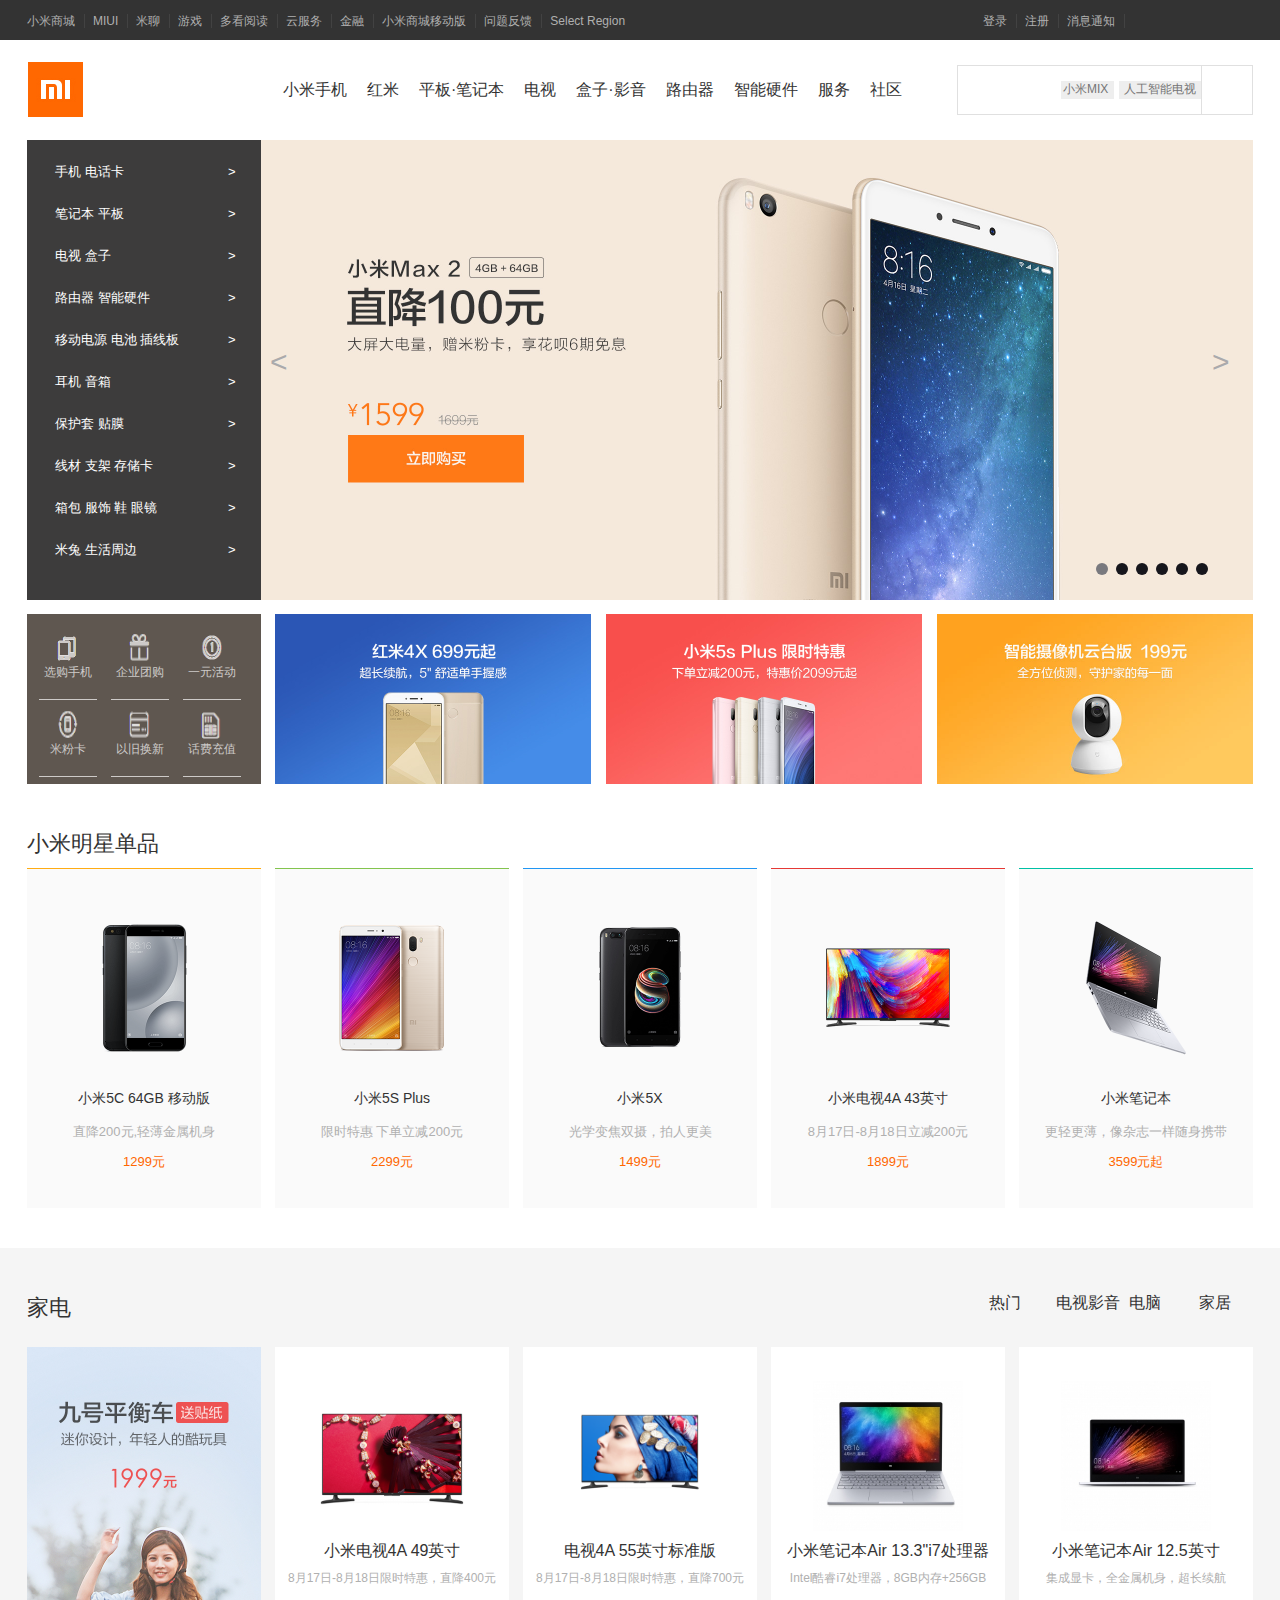
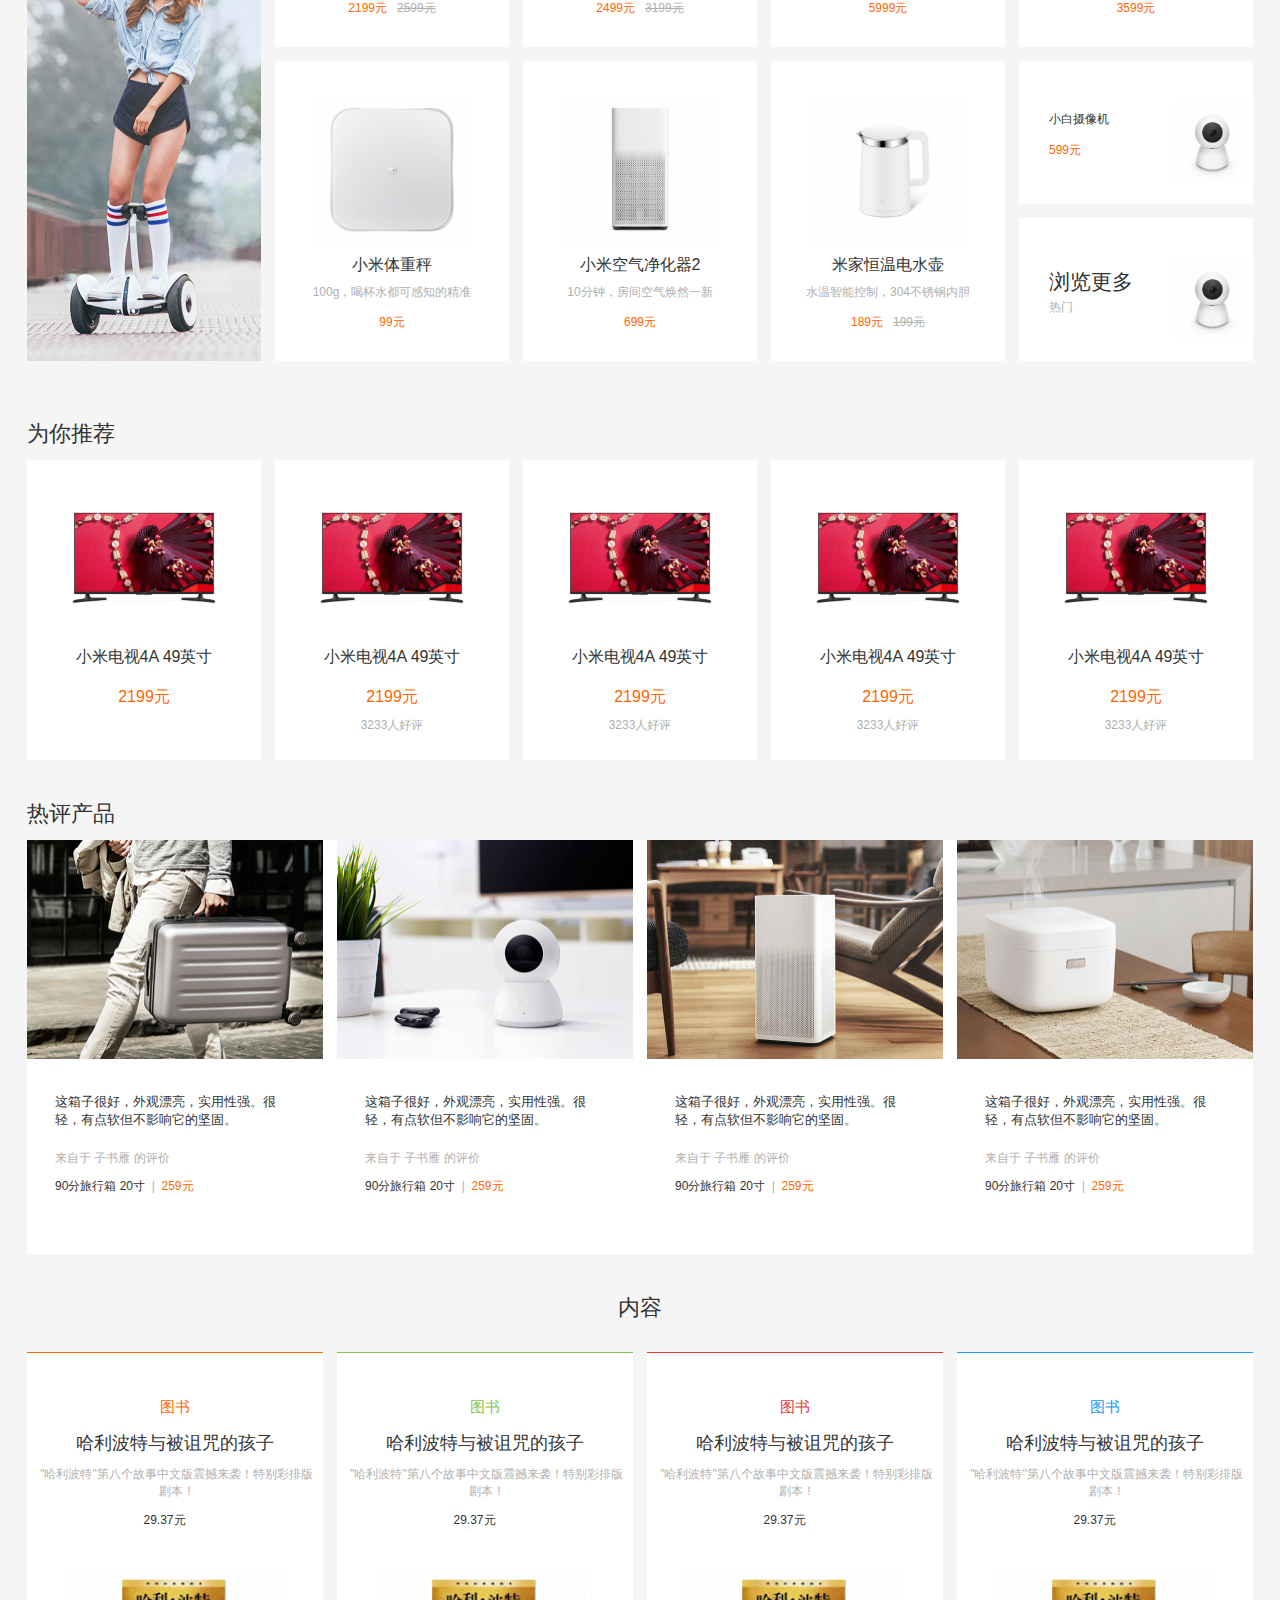
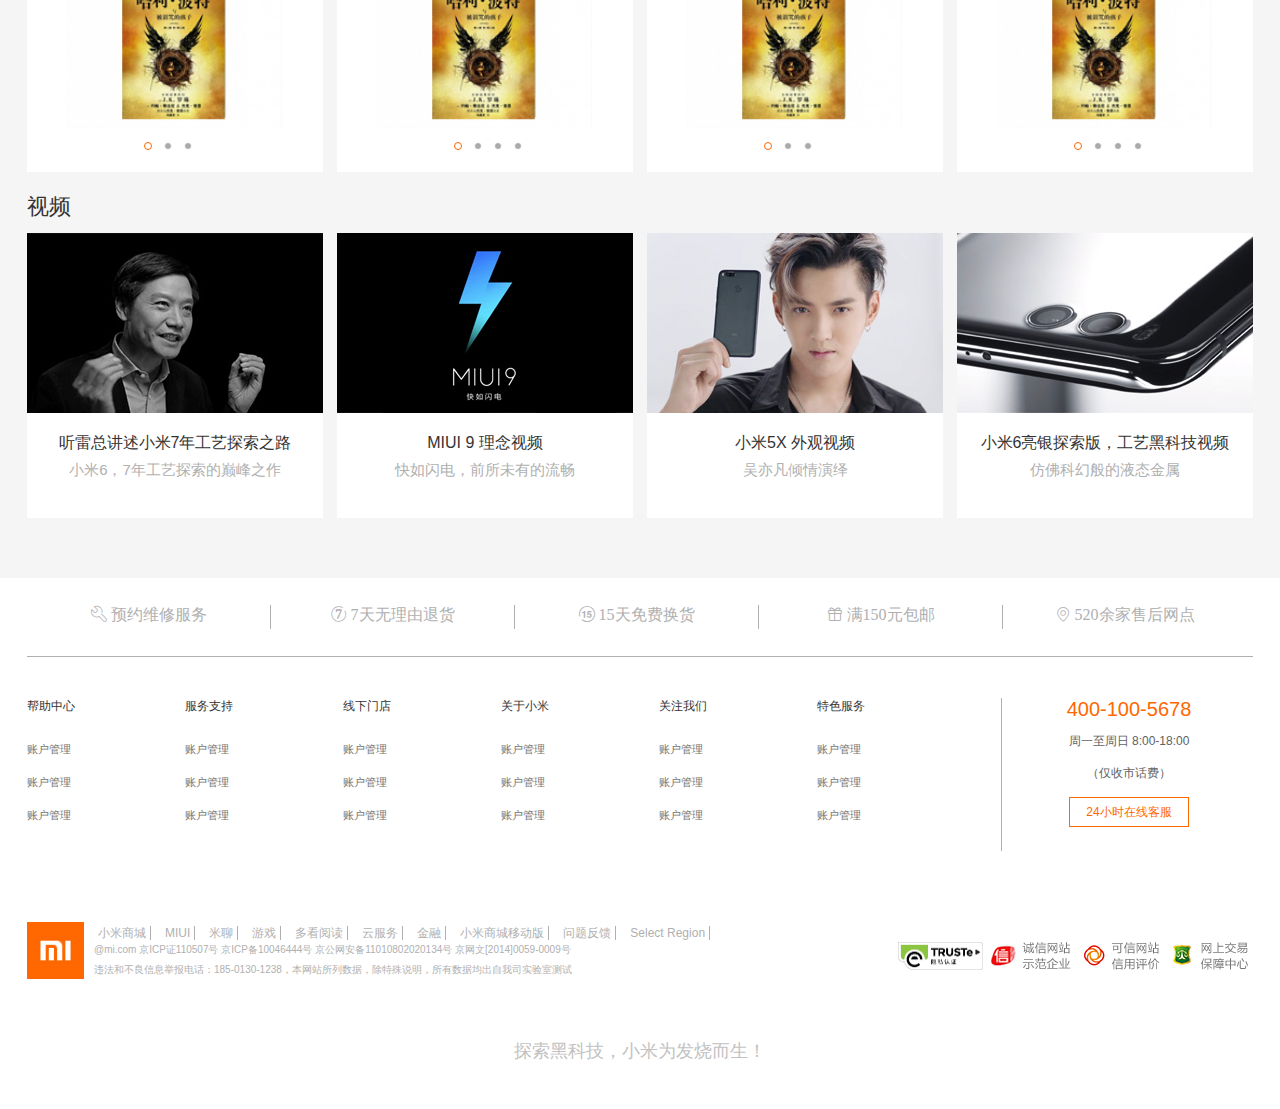
<file: index.html>
<!DOCTYPE html>
<html lang="en">
<head>
	<meta charset="UTF-8">
	<title>小米</title>
	<link rel="stylesheet" href="css/index.css">
	<link rel="stylesheet" href="iconfont/iconfont.css">
	<link rel="shortcut icon" href="img/logo.jpg">
</head>
<body>
	<!-- 头部开始 -->
	<header>
		<main>
			<ul class="head-left">
				<li><a href="" class="first">小米商城</a></li>
				<li><a href="">MIUI</a></li>
				<li><a href="">米聊</a></li>
				<li><a href="">游戏</a></li>
				<li><a href="">多看阅读</a></li>
				<li><a href="">云服务</a></li>
				<li><a href="">金融</a></li>
				<li><a href="">小米商城移动版</a></li>
				<li><a href="">问题反馈</a></li>
				<li><a href="" class="last">Select Region</a></li>
			</ul>
			<div class="head-right">
				<ul class="head-rightlist">
					<li><a href="">登录</a></li>
					<li><a href="">注册</a></li>
					<li><a href="">消息通知</a></li>
				</ul>
				<a href="" class="gouwuche">
					<div class="iconfont gouwuche"></div>
				</a>
			</div>
		</main>
	</header>
	<!-- 头部结束 -->
	<!-- 主要导航开始 -->
	<section class="daohang">
		<a href="" class="logo"><img src="img/logo.jpg" alt=""></a>
		<nav>
			<ul class="main-nav">
				<li><a href="">小米手机</a></li>
				<li><a href="">红米</a></li>
				<li><a href="">平板·笔记本</a></li>
				<li><a href="">电视</a></li>
				<li><a href="">盒子·影音</a></li>
				<li><a href="">路由器</a></li>
				<li><a href="">智能硬件</a></li>
				<li><a href="">服务</a></li>
				<li><a href="" class="last">社区</a></li>
			</ul>
		</nav>
		<div class="search">
			<div class="left">
			    <div class="left-right"><a href="">人工智能电视</a></div>
				<div class="left-left"><a href="">小米MIX</a></div>
			</div>
			<a href="" class="right">
				<div class="iconfont sousou"></div>
			</a>
		</div>
	</section>
	<!-- 主要导航结束 -->
	<!-- banner轮播图开始 -->
	<section class="banner">
		<ul class="img">
			<li><a href=""><img src="img/1.jpg" alt=""></a></li>
			<li><a href=""><img src="img/2.jpg" alt=""></a></li>
			<li><a href=""><img src="img/3.jpg" alt=""></a></li>
			<li><a href=""><img src="img/4.jpg" alt=""></a></li>
			<li><a href=""><img src="img/5.jpg" alt=""></a></li>
			<li><a href=""><img src="img/6.jpg" alt=""></a></li>
		</ul>
		<a href="javascript:;" class="banner-left"> < </a>
        <a href="javascript:;" class="banner-right"> > </a>
        <div class="banner-botton">
            <ul class="circle-botton">
            	<li></li>
            	<li></li>
            	<li></li>
            	<li></li>
            	<li></li>
            	<li></li>
            </ul>
        </div>
        <aside>
        	<ul>
        		<li><a href="">手机 电话卡
                    <span>> </span>
        		</a></li>
        		<li><a href="">笔记本 平板<span>> </span></a></li>
        		<li><a href="">电视 盒子<span>> </span></a></li>
        		<li><a href="">路由器 智能硬件<span>> </span></a></li>
        		<li><a href="">移动电源 电池 插线板<span>> </span></a></li>
        		<li><a href="">耳机 音箱<span>> </span></a></li>
        		<li><a href="">保护套 贴膜<span>> </span></a></li>
        		<li><a href="">线材 支架 存储卡<span>> </span></a></li>
        		<li><a href="">箱包 服饰 鞋 眼镜<span>> </span></a></li>
        		<li><a href="">米兔 生活周边<span>> </span></a></li>
        	</ul>
        </aside>
	</section>
	<!-- banner轮播图结束 -->
	<!-- 主要内容开始 -->
	<section class="neirong">
		<ul class="first">
			<li><img src="img/l1.png" alt=""><a href="">选购手机</a></li>
			<li><img src="img/l2.png" alt=""><a href="">企业团购</a></li>
			<li><img src="img/l3.png" alt=""><a href="">一元活动</a></li>
			<li><img src="img/l4.png" alt=""><a href="">米粉卡</a></li>
			<li><img src="img/l5.png" alt=""><a href="">以旧换新</a></li>
			<li><img src="img/l6.png" alt=""><a href="">话费充值</a></li>
		</ul>
		<a href="" class="img">
			<img src="img/7.jpg" alt="">
		</a>
		<a href="" class="img">
			<img src="img/8.jpg" alt="">
		</a>
		<a href="" class="img last">
			<img src="img/9.jpg" alt="">
		</a>
	</section>
	<!-- 主要内容结束 -->
	<!-- 明星产品开始 -->
	<!-- 标题开始 -->
	<span class="biaoti">小米明星单品</span>
	<section class="star">
		<div class="bx1">
			<a href=""><img src="img/2.png" alt=""></a>
			<a href="" class="weizi">小米5C 64GB 移动版</a>
			<span class="jianjie">直降200元,轻薄金属机身
            </span>
            <span class="price">
                1299元
            </span>
		</div>
		<div class="bx2">
			<a href=""><img src="img/8.png" alt=""></a>
			<a href="" class="weizi">小米5S Plus</a>
			<span class="jianjie">限时特惠 下单立减200元
            </span>
            <span class="price">
                2299元
            </span>
		</div>
		<div class="bx3">
			<a href=""><img src="img/3.png" alt=""></a>
			<a href="" class="weizi">小米5X</a>
			<span class="jianjie">光学变焦双摄，拍人更美
            </span>
            <span class="price">
                1499元
            </span>
		</div>
		<div class="bx4">
			<a href=""><img src="img/4.png" alt=""></a>
			<a href="" class="weizi">小米电视4A 43英寸</a>
			<span class="jianjie">8月17日-8月18日立减200元
            </span>
            <span class="price">
                1899元
            </span>
		</div>
		<div class="last">
			<a href=""><img src="img/5.png" alt=""></a>
			<a href="" class="weizi">小米笔记本</a>
			<span class="jianjie">更轻更薄，像杂志一样随身携带
            </span>
            <span class="price">
                3599元起
            </span>
		</div>
	</section>
	<!-- 标题结束 -->
	<!-- 明星产品结束 -->
	<!-- 家电开始 -->
	<section class="jiadian">
		<div class="biaoti">
		    <span>家电</span>
		    <ul>
		    	<li><a href="" class="biaotidaohang">热门</a></li>
		    	<li><a href="" class="biaotidaohang ds">电视影音</a></li>
		    	<li><a href="" class="biaotidaohang">电脑</a></li>
		    	<li><a href="" class="biaotidaohang">家居</a></li>
		    </ul>
		</div>
		<div class="jiadian-box">
			<a href="" class="pinghengche"><img src="img/10.jpg" alt=""></a>
			<ul>
				<li><a href="" class="box1"><img src="img/6.png" alt=""></a>
                    <a href="" class="weizi">小米电视4A 49英寸</a>
                    <span class="jianjie">8月17日-8月18日限时特惠，直降400元
                    </span>
                    <span class="price">
                        2199元 &nbsp;&nbsp;<del>2599元</del>
                    </span>
				</li>
				<li><a href="" class="box1"><img src="img/7.png" alt=""></a>
                    <a href="" class="weizi">电视4A 55英寸标准版</a>
                    <span class="jianjie">8月17日-8月18日限时特惠，直降700元
                    </span>
                    <span class="price">
                        2499元 &nbsp;&nbsp;<del>3199元</del>
                    </span>
                </li>
				<li><a href="" class="box1"><img src="img/11.jpg" alt=""></a>
                    <a href="" class="weizi">小米笔记本Air 13.3"i7处理器</a>
                    <span class="jianjie">Intel酷睿i7处理器，8GB内存+256GB
                    </span>
                    <span class="price">
                        5999元
                    </span>
                    <a href="" class="small">
                        <div class="miaoshu">东西不错，很喜欢，等这款本子很长时间了
                        </div>
                    </a></li>
				<li><a href="" class="box1"><img src="img/12.jpg" alt=""></a>
                    <a href="" class="weizi">小米笔记本Air 12.5英寸</a>
                    <span class="jianjie">集成显卡，全金属机身，超长续航
                    </span>
                    <span class="price">
                        3599元
                    </span>
                    <a href="" class="small">
                        <div class="miaoshu">很薄，手感很好，就是硬盘小了点，只有一个USB插口，很不方便。
                        </div>
                    </a></li>
				<li><a href="" class="box1"><img src="img/13.jpg" alt=""></a>
                    <a href="" class="weizi">小米体重秤</a>
                    <span class="jianjie">100g，喝杯水都可感知的精准
                    </span>
                    <span class="price">
                        99元
                    </span>
                    <a href="" class="small">
                        <div class="miaoshu">什么都不说，什么都不做，只有静静的欣赏就够了。
                        </div>
                    </a></li>
				<li><a href="" class="box1"><img src="img/14.jpg" alt=""></a>
                    <a href="" class="weizi">小米空气净化器2</a>
                    <span class="jianjie">10分钟，房间空气焕然一新
                    </span>
                    <span class="price">
                        699元
                    </span>
                    <a href="" class="small">
                        <div class="miaoshu">万水千上总是情，给你满分好不好？
                        </div>
                    </a></li>
				<li><a href="" class="box1"><img src="img/15.jpg" alt=""></a>
                    <a href="" class="weizi">米家恒温电水壶</a>
                    <span class="jianjie">水温智能控制，304不锈钢内胆
                    </span>
                    <span class="price">
                        189元 &nbsp;&nbsp;<del>199元</del>
                    </span>
                    <a href="" class="small">
                        <div class="miaoshu">万水千上总是情，给你满分好不好？
                        </div>
                    </a></li>
				<li class="lastli">
					<div class="lastli-top">
					    <div class="lastli-top-left">
					        <a href="" class="lastli-top-left-top">小白摄像机</a>
					        <span class="price1">599元</span>
					    </div>
					    <a href="" class="lastli-top-right"><img src="img/16.jpg" alt="">
					    </a>
					</div>
					<div class="lastli-bottom">
					    <div class="lastli-top-left">
					        <a href="" class="lastli-bottom-left-top">浏览更多</a>
					        <a href="" class="remen">热门</a>
					    </div>
					    <a href="" class="lastli-top-right"><img src="img/16.jpg" alt="">
					    </a>
					</div>
				</li>
			</ul>
		</div>
	</section>
	<!-- 家电结束 -->
	<!-- 为你推荐开始 -->
	<section class="tuijian">
	    <span class="biaoti">为你推荐</span>
		<div class="tuijian-box">
			<ul>
				<li>
					<a href="" class="box1"><img src="img/6.png" alt=""></a>
                    <a href="" class="weizi">小米电视4A 49英寸</a>
                    <span class="price">
                        2199元
                    </span>
				</li>
				<li>
					<a href="" class="box1"><img src="img/6.png" alt=""></a>
                    <a href="" class="weizi">小米电视4A 49英寸</a>
                    <span class="price">
                        2199元
                    </span>
                    <span class="pingjia">3233人好评
                    </span>
				</li>
				<li>
					<a href="" class="box1"><img src="img/6.png" alt=""></a>
                    <a href="" class="weizi">小米电视4A 49英寸</a>
                    <span class="price">
                        2199元
                    </span>
                    <span class="pingjia">3233人好评
                    </span>
				</li>
				<li>
					<a href="" class="box1"><img src="img/6.png" alt=""></a>
                    <a href="" class="weizi">小米电视4A 49英寸</a>
                    <span class="price">
                        2199元
                    </span>
                    <span class="pingjia">3233人好评
                    </span>
				</li>
				<li class="thelast">
					<a href="" class="box1"><img src="img/6.png" alt=""></a>
                    <a href="" class="weizi">小米电视4A 49英寸</a>
                    <span class="price">
                        2199元
                    </span>
                    <span class="pingjia">3233人好评
                    </span>
				</li>
			</ul>
		</div>
	</section>
	<!-- 为你推荐结束 -->
	<!-- 热评产品开始 -->
	<section class="reping">
	    <span class="biaoti">热评产品</span>
		<div class="reping-box">
			<ul>
				<li>
					<a href="" class="img"><img src="img/18.jpg" alt=""></a>
					<a href="" class="miaoshu">这箱子很好，外观漂亮，实用性强。很轻，有点软但不影响它的坚固。</a>
					<span class="pingjia">来自于 子书雁 的评价</span>
					<span class="guige">90分旅行箱 20寸&nbsp; <span class="shu">|</span> <span class="price">&nbsp;259元</span></span>
				</li>
				<li>
					<a href="" class="img"><img src="img/19.jpg" alt=""></a>
					<a href="" class="miaoshu">这箱子很好，外观漂亮，实用性强。很轻，有点软但不影响它的坚固。</a>
					<span class="pingjia">来自于 子书雁 的评价</span>
					<span class="guige">90分旅行箱 20寸 &nbsp;<span class="shu">|</span> <span class="price">&nbsp;259元</span></span>
				</li>
				<li>
					<a href="" class="img"><img src="img/20.jpg" alt=""></a>
					<a href="" class="miaoshu">这箱子很好，外观漂亮，实用性强。很轻，有点软但不影响它的坚固。</a>
					<span class="pingjia">来自于 子书雁 的评价</span>
					<span class="guige">90分旅行箱 20寸&nbsp; <span class="shu">|</span> <span class="price">&nbsp;259元</span></span>
				</li>
				<li class="last">
					<a href="" class="img"><img src="img/21.jpg" alt=""></a>
					<a href="" class="miaoshu">这箱子很好，外观漂亮，实用性强。很轻，有点软但不影响它的坚固。</a>
					<span class="pingjia">来自于 子书雁 的评价</span>
					<span class="guige">90分旅行箱 20寸&nbsp; <span class="shu">|</span> <span class="price">&nbsp;259元</span></span>
				</li>
			</ul>
		</div>
	</section>
	<!-- 热评产品结束 -->
	<!-- 内容开始 -->
	<section class="mainneirong">
	    <span class="biaoti">内容</span>
		<div class="mainneirong-box">
			<ul>
				<li>
					<span>图书</span>
					<a href="" class="mingming">哈利波特与被诅咒的孩子</a>
					<a href="" class="jieshao">"哈利波特"第八个故事中文版震撼来袭！特别彩排版剧本！</a>
					<a href="" class="price">29.37元</a>
					<a href="" class="img1"><img src="img/10.png" alt=""></a>
					<ul class="circleul">
						<li id="list"><a href="" class="circle"></a></li>
						<li id="list"><a href=""></a></li>
						<li id="list"><a href=""></a></li>
					</ul>
					<a href="" class="left-jiantou">&lt;</a>
					<a href="" class="right-jiantou">&gt;</a>
				</li>
				<li>
					<span>图书</span>
					<a href="" class="mingming">哈利波特与被诅咒的孩子</a>
					<a href="" class="jieshao">"哈利波特"第八个故事中文版震撼来袭！特别彩排版剧本！</a>
					<a href="" class="price">29.37元</a>
					<a href="" class="img1"><img src="img/10.png" alt=""></a>
					<ul class="circleul">
						<li id="list"><a href="" class="circle"></a></li>
						<li id="list"><a href=""></a></li>
						<li id="list"><a href=""></a></li>
						<li id="list"><a href=""></a></li>
					</ul>
					<a href="" class="left-jiantou">&lt;</a>
					<a href="" class="right-jiantou">&gt;</a>
				</li>
				<li>
					<span>图书</span>
					<a href="" class="mingming">哈利波特与被诅咒的孩子</a>
					<a href="" class="jieshao">"哈利波特"第八个故事中文版震撼来袭！特别彩排版剧本！</a>
					<a href="" class="price">29.37元</a>
					<a href="" class="img1"><img src="img/10.png" alt=""></a>
					<ul class="circleul">
						<li id="list"><a href="" class="circle"></a></li>
						<li id="list"><a href=""></a></li>
						<li id="list"><a href=""></a></li>
					</ul>
					<a href="" class="left-jiantou">&lt;</a>
					<a href="" class="right-jiantou">&gt;</a>
				</li>
				<li>
					<span>图书</span>
					<a href="" class="mingming">哈利波特与被诅咒的孩子</a>
					<a href="" class="jieshao">"哈利波特"第八个故事中文版震撼来袭！特别彩排版剧本！</a>
					<a href="" class="price">29.37元</a>
					<a href="" class="img1"><img src="img/10.png" alt=""></a>
					<ul class="circleul">
						<li id="list"><a href="" class="circle"></a></li>
						<li id="list"><a href=""></a></li>
						<li id="list"><a href=""></a></li>
						<li id="list"><a href=""></a></li>
					</ul>
					<a href="" class="left-jiantou">&lt;</a>
					<a href="" class="right-jiantou">&gt;</a>
				</li>
			</ul>
		</div>
	</section>
	<!-- 内容结束 -->
	<!-- 视频开始 -->
	<section class="vedio">
	    <div class="biaoti">视频</div>
		<div class="vedio-box">
			<ul>
				<li>
					<a href="" class="shipin">
						<img src="img/32.jpg" alt="">
					</a>
					<a href="" class="jies">听雷总讲述小米7年工艺探索之路</a>
					<span class="miaoshu">小米6，7年工艺探索的巅峰之作</span>
				</li>
				<li>
					<a href="" class="shipin">
						<img src="img/33.jpg" alt="">
					</a>
					<a href="" class="jies">MIUI 9 理念视频</a>
					<span class="miaoshu">快如闪电，前所未有的流畅</span>
				</li>
				<li>
					<a href="" class="shipin">
						<img src="img/34.jpg" alt="">
					</a>
					<a href="" class="jies">小米5X 外观视频</a>
					<span class="miaoshu">吴亦凡倾情演绎</span>
				</li>
				<li class="last">
					<a href="" class="shipin">
						<img src="img/35.jpg" alt="">
					</a>
					<a href="" class="jies">小米6亮银探索版，工艺黑科技视频</a>
					<span class="miaoshu">仿佛科幻般的液态金属</span>
				</li>
			</ul>
		</div>
	</section>
	<!-- 视频结束 -->
	<section class="fuwu">
		<div class="fuwu-box">
			<ul>
				<li>
					<a href="" class="iconfont icon-buoumaotubiao46"> 预约维修服务</a>
				</li>
				<li>
					<a href="" class="iconfont  icon-icon1460191569463"> 7天无理由退货</a>
				</li>
				<li>
					<a href="" class="iconfont icon-icon-test"> 15天免费换货</a>
				</li>
				<li>
					<a href="" class="iconfont  icon-gift"> 满150元包邮</a>
				</li>
				<li class="last6">
					<a href="" class="iconfont  icon-dingwei"> 520余家售后网点</a>
				</li>
			</ul>
		</div>
	</section>
	<footer class="foot">
	    <div class="foot-box">
	    	<div class="foot-left">
			    <div class="foot-left-top">
			    	<ul>
			    		<li>帮助中心</li>
			    		<li>服务支持</li>
			    		<li>线下门店</li>
			    		<li>关于小米</li>
			    		<li>关注我们</li>
			    		<li>特色服务</li>
			    	</ul>
			    </div>
			    <div class="foot-left-bottom">
			    	<ul>
			    		<li>账户管理</li>
			    		<li>账户管理</li>
			    		<li>账户管理</li>
			    		<li>账户管理</li>
			    		<li>账户管理</li>
			    		<li>账户管理</li>
			    		<li>账户管理</li>
			    		<li>账户管理</li>
			    		<li>账户管理</li>
			    		<li>账户管理</li>
			    		<li>账户管理</li>
			    		<li>账户管理</li>
			    		<li>账户管理</li>
			    		<li>账户管理</li>
			    		<li>账户管理</li>
			    		<li>账户管理</li>
			    		<li>账户管理</li>
			    		<li>账户管理</li>
			    	</ul>
			    </div>
			    <div class="foot-left-bottom"></div>
		    </div>
		    <div class="foot-right">
		    	<span class="tel">400-100-5678</span>
		    	<span class="time">周一至周日 8:00-18:00</span>
		    	<span class="huafei">（仅收市话费）</span>
		    	<a class="kefu"><span class="zaixian">24小时在线客服</span></a>
		    </div>
	    </div>
	</footer>
	<!-- 脚本开始 -->
	<footer class="tlast">
		<div class="tlast-box">
			<a href="" class="tlast-box-left"><img src="img/logo.jpg" alt=""></a>
			<div class="tlast-box-center">
				<ul>
					<li><a href="" class="first">小米商城</a></li>
				    <li><a href="">MIUI</a></li>
				    <li><a href="">米聊</a></li>
				    <li><a href="">游戏</a></li>
				    <li><a href="">多看阅读</a></li>
				    <li><a href="">云服务</a></li>
				    <li><a href="">金融</a></li>
				    <li><a href="">小米商城移动版</a></li>
				    <li><a href="">问题反馈</a></li>
				    <li><a href="" class="last">Select Region</a></li>
				</ul>
				<div class="zhengjian">
					<a href="" class="com">@mi.com</a>
					<span class="cp">京ICP证110507号</span>
					<a href="" class="beicp">京ICP备10046444号 </a>
					<a href="" class="gongwang">京公网安备11010802020134号</a>
					<a href="" class="wangwen">京网文[2014]0059-0009号</a>
				</div>
				<div class="jubao">违法和不良信息举报电话：185-0130-1238，本网站所列数据，除特殊说明，所有数据均出自我司实验室测试</div>
			</div>
			<div class="tlast-box-right">
				<a href="" class="imglist"><img src="img/11.png" alt=""></a>
				<a href="" class="imglist"><img src="img/12.png" alt=""></a>
				<a href="" class="imglist"><img src="img/13.png" alt=""></a>
				<a href="" class="imglist"><img src="img/14.png" alt=""></a>
			</div>
		</div>
		<div class="tlast-box-xuanyan">探索黑科技，小米为发烧而生！</div>
	</footer>
	<!-- 脚本结束 -->
	<script src="js/index.js"></script>
	<script src="js/animate.js"></script>
</body>
</html>
</file>
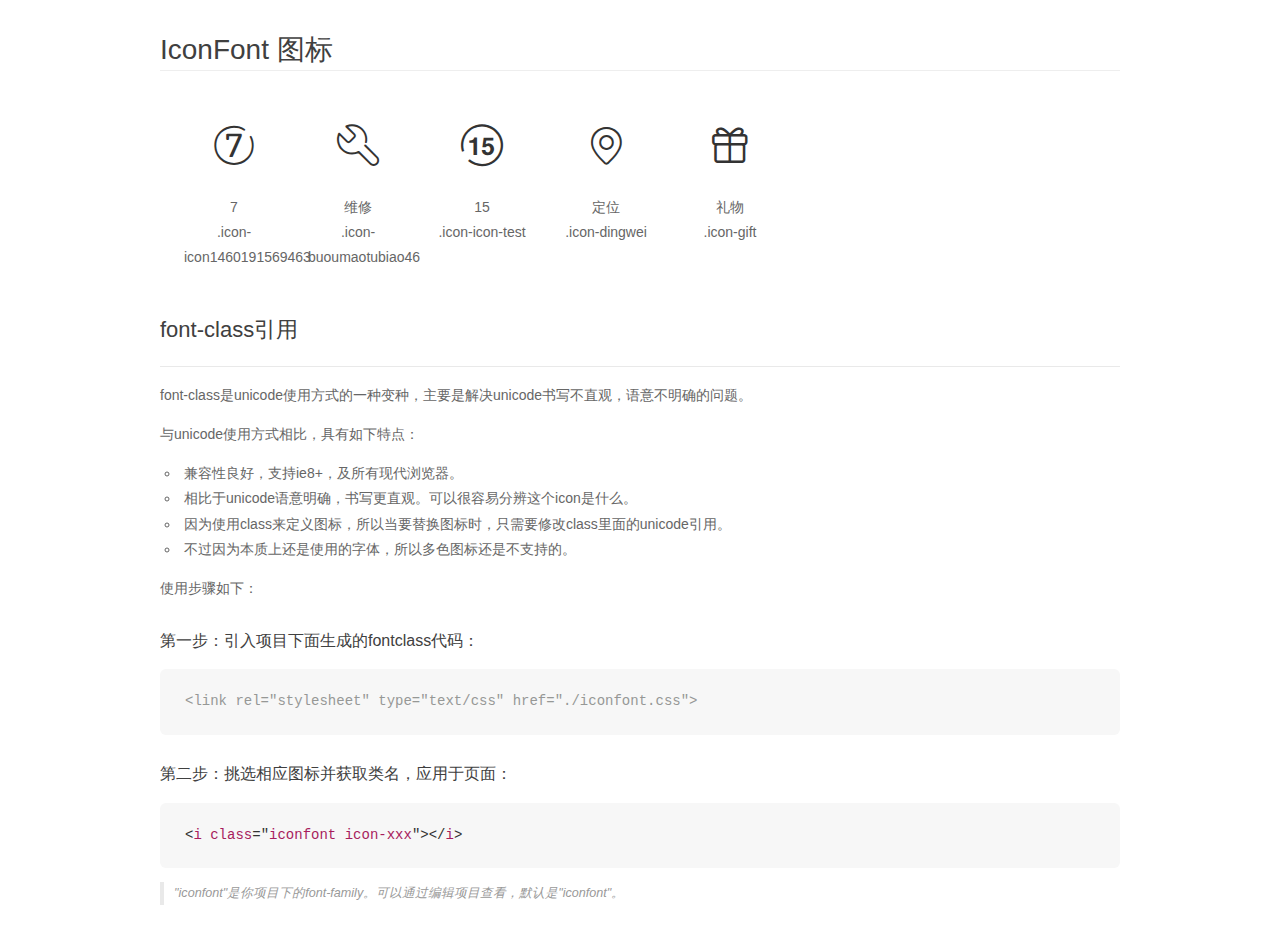
<file: iconfont/demo_fontclass.html>
<!DOCTYPE html>
<html>
<head>
    <meta charset="utf-8"/>
    <title>IconFont</title>
    <link rel="stylesheet" href="demo.css">
    <link rel="stylesheet" href="iconfont.css">
</head>
<body>
    <div class="main markdown">
        <h1>IconFont 图标</h1>
        <ul class="icon_lists clear">
            
                <li>
                <i class="icon iconfont icon-icon1460191569463"></i>
                    <div class="name">7</div>
                    <div class="fontclass">.icon-icon1460191569463</div>
                </li>
            
                <li>
                <i class="icon iconfont icon-buoumaotubiao46"></i>
                    <div class="name">维修</div>
                    <div class="fontclass">.icon-buoumaotubiao46</div>
                </li>
            
                <li>
                <i class="icon iconfont icon-icon-test"></i>
                    <div class="name">15</div>
                    <div class="fontclass">.icon-icon-test</div>
                </li>
            
                <li>
                <i class="icon iconfont icon-dingwei"></i>
                    <div class="name">定位</div>
                    <div class="fontclass">.icon-dingwei</div>
                </li>
            
                <li>
                <i class="icon iconfont icon-gift"></i>
                    <div class="name">礼物</div>
                    <div class="fontclass">.icon-gift</div>
                </li>
            
        </ul>

        <h2 id="font-class-">font-class引用</h2>
        <hr>

        <p>font-class是unicode使用方式的一种变种，主要是解决unicode书写不直观，语意不明确的问题。</p>
        <p>与unicode使用方式相比，具有如下特点：</p>
        <ul>
        <li>兼容性良好，支持ie8+，及所有现代浏览器。</li>
        <li>相比于unicode语意明确，书写更直观。可以很容易分辨这个icon是什么。</li>
        <li>因为使用class来定义图标，所以当要替换图标时，只需要修改class里面的unicode引用。</li>
        <li>不过因为本质上还是使用的字体，所以多色图标还是不支持的。</li>
        </ul>
        <p>使用步骤如下：</p>
        <h3 id="-fontclass-">第一步：引入项目下面生成的fontclass代码：</h3>


        <pre><code class="lang-js hljs javascript"><span class="hljs-comment">&lt;link rel="stylesheet" type="text/css" href="./iconfont.css"&gt;</span></code></pre>
        <h3 id="-">第二步：挑选相应图标并获取类名，应用于页面：</h3>
        <pre><code class="lang-css hljs">&lt;<span class="hljs-selector-tag">i</span> <span class="hljs-selector-tag">class</span>="<span class="hljs-selector-tag">iconfont</span> <span class="hljs-selector-tag">icon-xxx</span>"&gt;&lt;/<span class="hljs-selector-tag">i</span>&gt;</code></pre>
        <blockquote>
        <p>"iconfont"是你项目下的font-family。可以通过编辑项目查看，默认是"iconfont"。</p>
        </blockquote>
    </div>
</body>
</html>
</file>
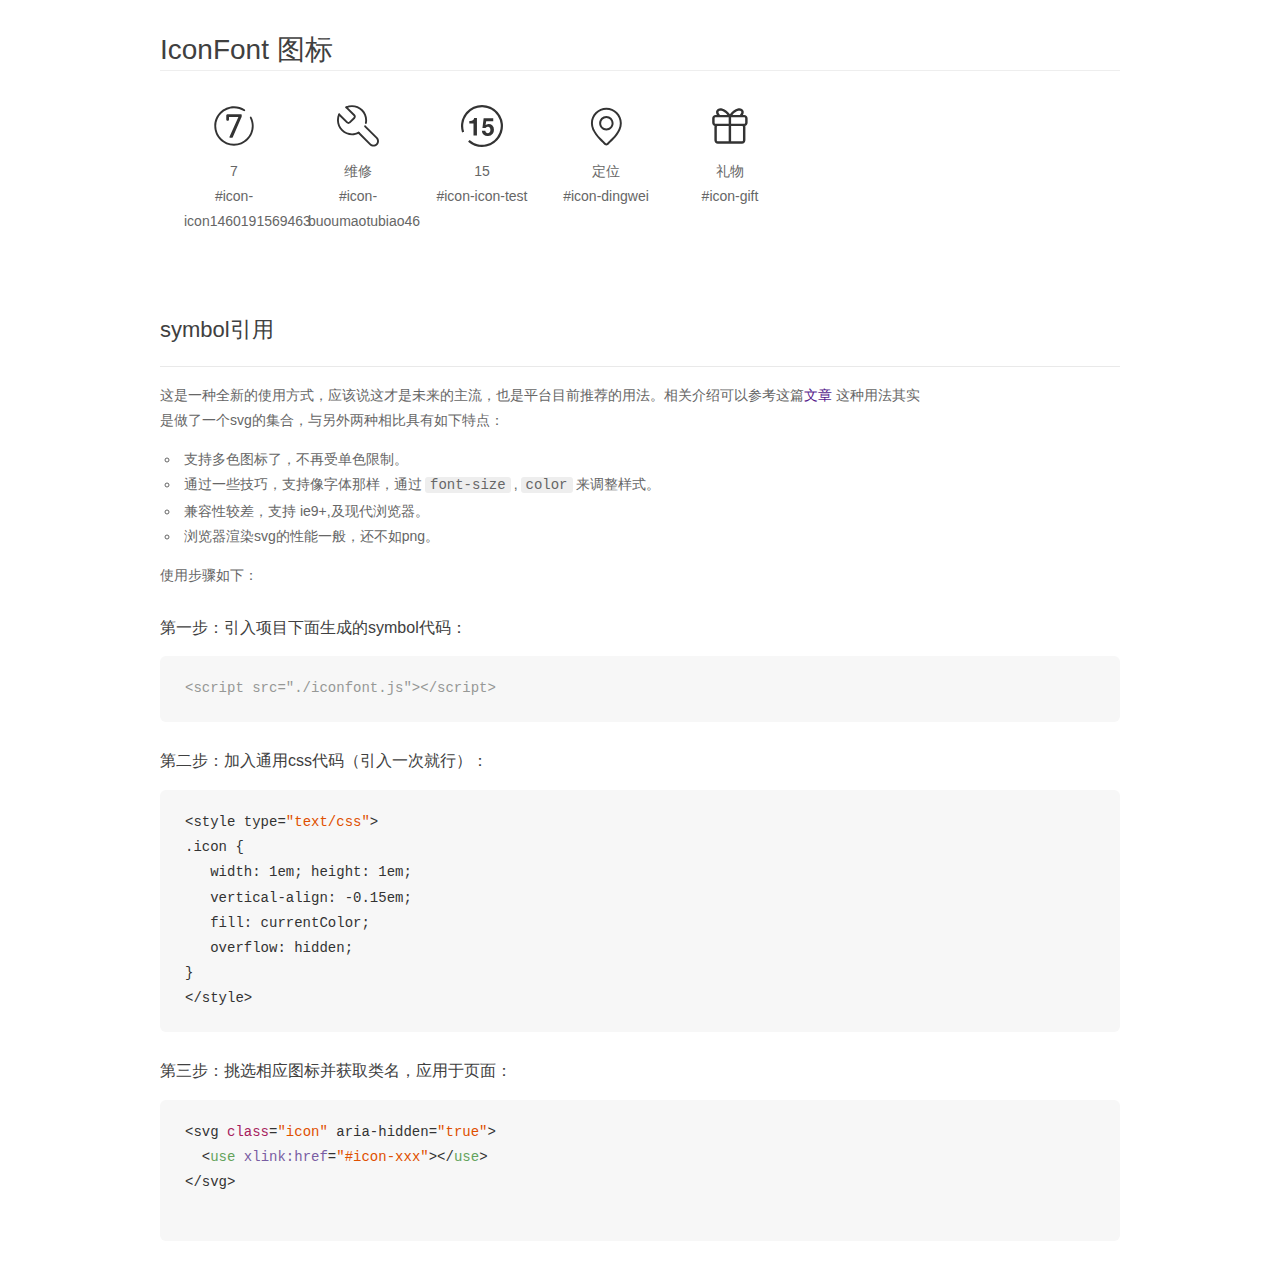
<file: iconfont/demo_symbol.html>
<!DOCTYPE html>
<html>
<head>
    <meta charset="utf-8"/>
    <title>IconFont</title>
    <link rel="stylesheet" href="demo.css">
    <script src="iconfont.js"></script>

    <style type="text/css">
        .icon {
          /* 通过设置 font-size 来改变图标大小 */
          width: 1em; height: 1em;
          /* 图标和文字相邻时，垂直对齐 */
          vertical-align: -0.15em;
          /* 通过设置 color 来改变 SVG 的颜色/fill */
          fill: currentColor;
          /* path 和 stroke 溢出 viewBox 部分在 IE 下会显示
             normalize.css 中也包含这行 */
          overflow: hidden;
        }

    </style>
</head>
<body>
    <div class="main markdown">
        <h1>IconFont 图标</h1>
        <ul class="icon_lists clear">
            
                <li>
                    <svg class="icon" aria-hidden="true">
                        <use xlink:href="#icon-icon1460191569463"></use>
                    </svg>
                    <div class="name">7</div>
                    <div class="fontclass">#icon-icon1460191569463</div>
                </li>
            
                <li>
                    <svg class="icon" aria-hidden="true">
                        <use xlink:href="#icon-buoumaotubiao46"></use>
                    </svg>
                    <div class="name">维修</div>
                    <div class="fontclass">#icon-buoumaotubiao46</div>
                </li>
            
                <li>
                    <svg class="icon" aria-hidden="true">
                        <use xlink:href="#icon-icon-test"></use>
                    </svg>
                    <div class="name">15</div>
                    <div class="fontclass">#icon-icon-test</div>
                </li>
            
                <li>
                    <svg class="icon" aria-hidden="true">
                        <use xlink:href="#icon-dingwei"></use>
                    </svg>
                    <div class="name">定位</div>
                    <div class="fontclass">#icon-dingwei</div>
                </li>
            
                <li>
                    <svg class="icon" aria-hidden="true">
                        <use xlink:href="#icon-gift"></use>
                    </svg>
                    <div class="name">礼物</div>
                    <div class="fontclass">#icon-gift</div>
                </li>
            
        </ul>


        <h2 id="symbol-">symbol引用</h2>
        <hr>

        <p>这是一种全新的使用方式，应该说这才是未来的主流，也是平台目前推荐的用法。相关介绍可以参考这篇<a href="">文章</a>
        这种用法其实是做了一个svg的集合，与另外两种相比具有如下特点：</p>
        <ul>
          <li>支持多色图标了，不再受单色限制。</li>
          <li>通过一些技巧，支持像字体那样，通过<code>font-size</code>,<code>color</code>来调整样式。</li>
          <li>兼容性较差，支持 ie9+,及现代浏览器。</li>
          <li>浏览器渲染svg的性能一般，还不如png。</li>
        </ul>
        <p>使用步骤如下：</p>
        <h3 id="-symbol-">第一步：引入项目下面生成的symbol代码：</h3>
        <pre><code class="lang-js hljs javascript"><span class="hljs-comment">&lt;script src="./iconfont.js"&gt;&lt;/script&gt;</span></code></pre>
        <h3 id="-css-">第二步：加入通用css代码（引入一次就行）：</h3>
        <pre><code class="lang-js hljs javascript">&lt;style type=<span class="hljs-string">"text/css"</span>&gt;
.icon {
   width: <span class="hljs-number">1</span>em; height: <span class="hljs-number">1</span>em;
   vertical-align: <span class="hljs-number">-0.15</span>em;
   fill: currentColor;
   overflow: hidden;
}
&lt;<span class="hljs-regexp">/style&gt;</span></code></pre>
        <h3 id="-">第三步：挑选相应图标并获取类名，应用于页面：</h3>
        <pre><code class="lang-js hljs javascript">&lt;svg <span class="hljs-class"><span class="hljs-keyword">class</span></span>=<span class="hljs-string">"icon"</span> aria-hidden=<span class="hljs-string">"true"</span>&gt;<span class="xml"><span class="hljs-tag">
  &lt;<span class="hljs-name">use</span> <span class="hljs-attr">xlink:href</span>=<span class="hljs-string">"#icon-xxx"</span>&gt;</span><span class="hljs-tag">&lt;/<span class="hljs-name">use</span>&gt;</span>
</span>&lt;<span class="hljs-regexp">/svg&gt;
        </span></code></pre>
    </div>
</body>
</html>
</file>
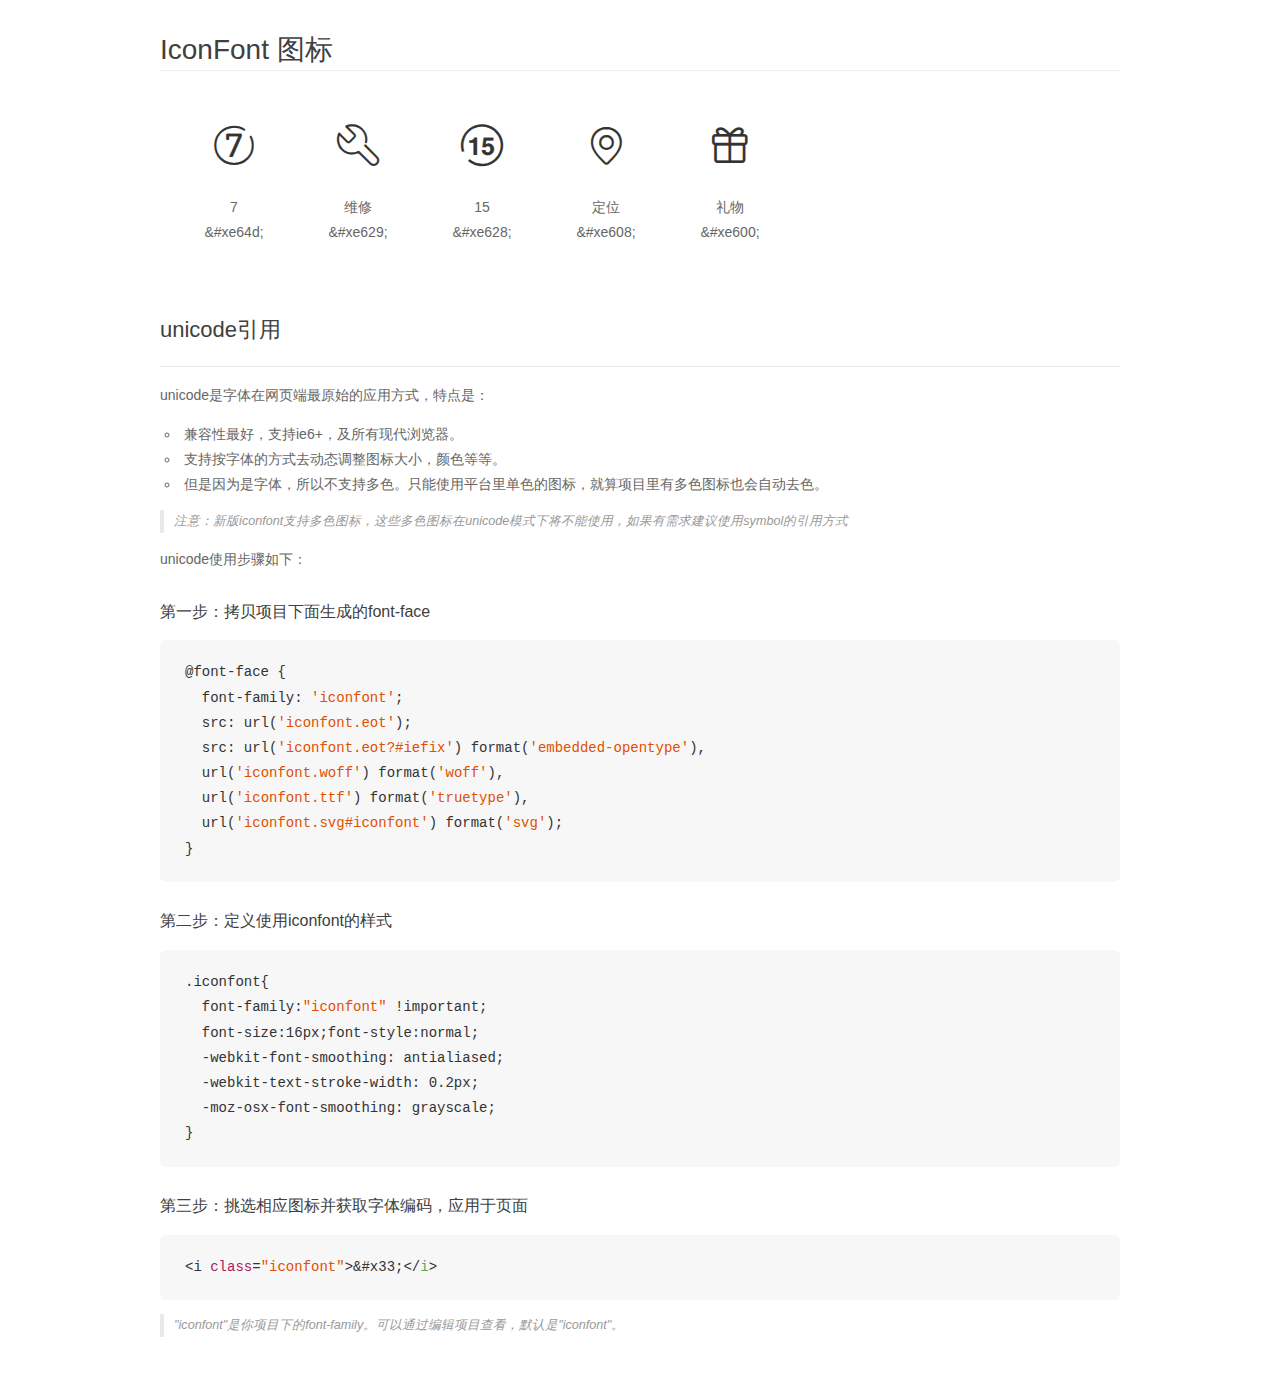
<file: iconfont/demo_unicode.html>
<!DOCTYPE html>
<html>
<head>
    <meta charset="utf-8"/>
    <title>IconFont</title>
    <link rel="stylesheet" href="demo.css">

    <style type="text/css">

        @font-face {font-family: "iconfont";
          src: url('iconfont.eot'); /* IE9*/
          src: url('iconfont.eot#iefix') format('embedded-opentype'), /* IE6-IE8 */
          url('iconfont.woff') format('woff'), /* chrome, firefox */
          url('iconfont.ttf') format('truetype'), /* chrome, firefox, opera, Safari, Android, iOS 4.2+*/
          url('iconfont.svg#iconfont') format('svg'); /* iOS 4.1- */
        }

        .iconfont {
          font-family:"iconfont" !important;
          font-size:16px;
          font-style:normal;
          -webkit-font-smoothing: antialiased;
          -webkit-text-stroke-width: 0.2px;
          -moz-osx-font-smoothing: grayscale;
        }

    </style>
</head>
<body>
    <div class="main markdown">
        <h1>IconFont 图标</h1>
        <ul class="icon_lists clear">
            
                <li>
                <i class="icon iconfont">&#xe64d;</i>
                    <div class="name">7</div>
                    <div class="code">&amp;#xe64d;</div>
                </li>
            
                <li>
                <i class="icon iconfont">&#xe629;</i>
                    <div class="name">维修</div>
                    <div class="code">&amp;#xe629;</div>
                </li>
            
                <li>
                <i class="icon iconfont">&#xe628;</i>
                    <div class="name">15</div>
                    <div class="code">&amp;#xe628;</div>
                </li>
            
                <li>
                <i class="icon iconfont">&#xe608;</i>
                    <div class="name">定位</div>
                    <div class="code">&amp;#xe608;</div>
                </li>
            
                <li>
                <i class="icon iconfont">&#xe600;</i>
                    <div class="name">礼物</div>
                    <div class="code">&amp;#xe600;</div>
                </li>
            
        </ul>
        <h2 id="unicode-">unicode引用</h2>
        <hr>

        <p>unicode是字体在网页端最原始的应用方式，特点是：</p>
        <ul>
        <li>兼容性最好，支持ie6+，及所有现代浏览器。</li>
        <li>支持按字体的方式去动态调整图标大小，颜色等等。</li>
        <li>但是因为是字体，所以不支持多色。只能使用平台里单色的图标，就算项目里有多色图标也会自动去色。</li>
        </ul>
        <blockquote>
        <p>注意：新版iconfont支持多色图标，这些多色图标在unicode模式下将不能使用，如果有需求建议使用symbol的引用方式</p>
        </blockquote>
        <p>unicode使用步骤如下：</p>
        <h3 id="-font-face">第一步：拷贝项目下面生成的font-face</h3>
        <pre><code class="lang-js hljs javascript">@font-face {
  font-family: <span class="hljs-string">'iconfont'</span>;
  src: url(<span class="hljs-string">'iconfont.eot'</span>);
  src: url(<span class="hljs-string">'iconfont.eot?#iefix'</span>) format(<span class="hljs-string">'embedded-opentype'</span>),
  url(<span class="hljs-string">'iconfont.woff'</span>) format(<span class="hljs-string">'woff'</span>),
  url(<span class="hljs-string">'iconfont.ttf'</span>) format(<span class="hljs-string">'truetype'</span>),
  url(<span class="hljs-string">'iconfont.svg#iconfont'</span>) format(<span class="hljs-string">'svg'</span>);
}
</code></pre>
        <h3 id="-iconfont-">第二步：定义使用iconfont的样式</h3>
        <pre><code class="lang-js hljs javascript">.iconfont{
  font-family:<span class="hljs-string">"iconfont"</span> !important;
  font-size:<span class="hljs-number">16</span>px;font-style:normal;
  -webkit-font-smoothing: antialiased;
  -webkit-text-stroke-width: <span class="hljs-number">0.2</span>px;
  -moz-osx-font-smoothing: grayscale;
}
</code></pre>
        <h3 id="-">第三步：挑选相应图标并获取字体编码，应用于页面</h3>
        <pre><code class="lang-js hljs javascript">&lt;i <span class="hljs-class"><span class="hljs-keyword">class</span></span>=<span class="hljs-string">"iconfont"</span>&gt;&amp;#x33;<span class="xml"><span class="hljs-tag">&lt;/<span class="hljs-name">i</span>&gt;</span></span></code></pre>

        <blockquote>
        <p>"iconfont"是你项目下的font-family。可以通过编辑项目查看，默认是"iconfont"。</p>
        </blockquote>
    </div>


</body>
</html>
</file>
<file: css/index.css>
/*
* @Author: Windsor
* @Date:   2017-08-17 15:56:22
* @Last Modified by:   Windsor
* @Last Modified time: 2017-09-20 16:06:01
*/
@import url('base.css');
header{
	width: 100%;
	height: 40px;
	background: #333333;
}
main{
	width: 1226px;
	height: 100%;
	margin: 0 auto;
}
img{
	display: block;
	width: 100%;
	height: 100%;
}
.head-left{
	width: 614px;
	height: 100%;
	float: left;
}
.head-left li,.head-right li{
	float: left;
	line-height: 40px;
}
.head-left li a,.head-right li a{ 
	color: #b0b0b0;
	font-size: 12px;
	padding-left: 8px;
	padding-right: 9px;
	border-right: 1px solid #424242;
}
.head-left .first{
	padding-left: 0px;
}
.head-left .last{
	border-right: 0px solid #424242;
}
.head-left li a:hover{
	color: #ffffff;
}
.head-right li a:hover{
	color: #ffffff;
}
.head-right{
	width: 278px;
	height: 100%;
	float: right;
}
.gouwuche{
	display: block;
	width: 120px;
	height: 40px;
	float: right;
}
.daohang{
	width: 1226px;
	height: 100px;
	margin: 0 auto;
}
.daohang .logo{
	width: 55px;
	height: 55px;
	float: left;
	margin-top: 22px;
	margin-left: 1px;
	margin-right: 200px;
}
.daohang .main-nav{
	width: 634px;
	height: 100%;
	float: left;
}
.daohang li{
	float: left;
	line-height: 100px;
}
.daohang li a{
	color: #333333;
	font-size: 16px;
	padding-right: 20px;
}
.daohang li a:hover{
	color: #FF6700;
}
.main-nav .last{
	padding-right: 0px;
}
.search{
	width: 296px;
	height: 100%;
	float: right;
}
.daohang .left{
	width: 243px;
	height: 48px;
	float: left;
	margin-top: 25px;
	border: 1px solid #e0e0e0;
	border-right: 0;
}
.left .left-left{
	width: 53px;
	height: 18px;
	background: #EEEEEE;
	float: right;
	margin-right: 5px;
	margin-top: 15px;
}
.left .left-left:hover{
	background:#FA8F47;
}
.left .left-left a{
	font-size: 12px;
	color: #757575;
	text-align: center;
	margin-left: 2px;
	float: left;
}
.left .left-left a:hover{
	color: #ffffff;
}
.left .left-right{
	width: 82px;
	height: 18px;
	background: #EEEEEE;
	float: right;
	margin-top: 15px;
}
.left .left-right:hover{
	background:#FA8F47;
}
.left .left-right a{
	font-size: 12px;
	color: #757575;
	text-align: center;
	margin-left: 5px;
	float: left;
}
.left .left-right a:hover{
	color: #ffffff;
}
.search .right{
	width: 50px;
	height: 48px;
	float: right;
	margin-top: 25px;
	border: 1px solid #e0e0e0;
}
.banner{
	width: 1226px;
	height: 460px;
	margin: 0 auto;
	position: relative;
	margin-bottom: 14px;
}
.img{
	width: 1226px;
	height: 460px;
	margin: 0 auto;
	position: relative;
	overflow: hidden;
}
.img li{
	width: 1226px;
	height: 460px;
	position: absolute;
	top: 0;
	left: 100%;
}
.img>li:first-child{
	left: 0;
}
.img>li>a{
	display: block;
	width: 100%;
	height: 100%;
}
/* .img>li>img{
	display: none;
} */
/* .img>li>img:first-child{
	opacity: 1;
} */
.banner-left,.banner-right{
	display: block;
	width: 30px;
	height: 50px;
	position: absolute;
	top: 0;
	bottom: 0;
	margin-top: auto;
	margin-bottom: auto;
	font-size: 30px;
	color: #aaaaac;
}
.banner-left{
	left: 243px;
}
.banner-right{
	right: 11px;
}
.banner-left:hover,.banner-right:hover{
	background: #242730;
}
.banner-botton{
	width: 122px;
	height: 12px;
	position: absolute;
    right: 35px;
	bottom: 25px;
	float: left;
    
}
.banner-botton .circle-botton{
	width: 132px;
	height: 20px;
}
.banner-botton>.circle-botton>li{
	opacity: 1;
	width: 12px;
	height: 12px;
	background: #16161c;
	border-radius: 50%;
	float: left;
	margin-right: 8px;
	cursor: pointer;
}
.banner-botton>.circle-botton>li:first-child{
	background: #79797e;
}
/* 侧导航开始 */
aside{
	width: 234px;
	height: 449px;
	padding-top: 11px;
	background: rgba(15,16,20,0.8);
	position: absolute;
	top: 0;
	left: 0;
}
aside a{
	display: block;
	width: 182px;
	height: 42px;
	font-size: 13px;
	color: #ffffff;
	line-height: 42px;
	padding-left: 28px;
	padding-right: 24px;
}
aside a span{
	display: block;
	width: 9px;
	height: 12px;
	float: right;
}
aside a:hover{
	background: rgba(255, 103, 0, 1);
}
/* 侧导航结束 */
/* 主要内容开始 */
.neirong{
	width: 1226px;
	height: 170px;
	margin: 0 auto;
}
.neirong .first{
	display: block;
	width: 222px;
	height: 161px;
	background: #5F5750;
	float: left;
	margin-right: 14px;
	padding-left: 12px;
	padding-top: 9px;
}
.neirong .first a{
	display: block;
	width: 58px;
	height: 35px;
	float: left;
	font-size: 12px;
	color: #cdcac8;
	border-bottom: 1px solid #cdcac8;
	text-align: center;
}
.first li{
	width: 72px;
	height: 72px;
	float: left;
	margin-bottom: 5px;
}
.first img{
	display: block;
	width: 21px;
	height: 29px;
	margin-left: 18px;
	margin-top: 10px;
	margin-bottom: 2px;
}
.neirong .first a:hover{
	color: #ffffff;
}
.neirong .img{
	width: 316px;
	height: 170px;
	float: left;
	margin-right: 15px;
}
.neirong .img:hover{
	box-shadow: 0px 10px 20px 4px rgba(0, 0, 0, 0.2);
	transition: all 0.2s;
}
.neirong .last{
	margin-right: 0px;
}
/* 主要内容结束 */
/* 明星产品开始 */
/* 标题开始 */
.biaoti{
	display: block;
	width: 1226px;
	height: 39px;
	padding-top: 45px;
	margin: 0 auto;
	color: #333333;
	font-size: 22px;
}
.star{
	width: 1226px;
	height: 340px;
	margin: 0 auto;
	margin-bottom: 40px;
}
.star div{
	width: 234px;
	height: 300px;
	background: #fafafa;
	float: left;
	padding-top: 39px;
	margin-right: 14px;
	border-top: 1px solid #ffac13;
}
.star .bx2{
	border-top: 1px solid #83c44e;
}
.star .bx3{
	border-top: 1px solid #2196f3;
}
.star .bx4{
	border-top: 1px solid #e53935;
}
.star .last{
	margin-right: 0px;
	border-top: 1px solid #00c0a5;
}
.star a{
	display: block;
	width: 160px;
	height: 160px;
	margin: 0 auto;
	margin-bottom: 22px;
}
.star .weizi{
	display: block;
	width: 234px;
	height: 21px;
	text-align: center;
	font-size: 14px;
	color: #333333;
	margin-bottom: 8px;
}
.star .jianjie{
	display: block;
	width: 234px;
	height: 30px;
	font-size: 13px;
	color: #b0b0b0;
	text-align: center;
	margin-top: 12px;
}
.star .price{
	display: block;
	width: 234px;
	height: 30px;
	font-size: 13px;
	text-align: center;
	color: #ff6700;
}
/* 标题结束 */
/* 明星产品结束 */
/* 家电开始 */
.jiadian{
	width: 100%;
	height: 732px;
	background: #f5f5f5;
	margin: 0 auto;
}
.jiadian .biaoti{
	width: 1226px;
	height: 39px;
	padding-top: 45px;
	color: #333333;
	font-size: 22px;
	padding-bottom: 15px;
}
.jiadian .biaoti ul{
	display: block;
	width: 280px;
	height: 21px;
}
.jiadian .biaoti li{
	display: block;
	width: 70px;
	height: 21px;
}
.jiadian .biaotidaohang{
	display: block;
	width: 64px;
	height: 21px;
	color: #333333;
	text-align: center;
}
.jiadian .ds{
	width: 90px;
}
.jiadian-box{
	width: 1226px;
	height: 614px;
	margin: 0 auto;
}
.jiadian-box .pinghengche{
	width: 234px;
	height: 614px;
	float: left;
}
.jiadian-box .pinghengche:hover{
	transform: translateY(-5px);
	transition: all 0.2s;
	box-shadow: 0px 12px 30px 5px rgba(0, 0, 0, 0.05);
}
.jiadian-box li{
	width: 234px;
	height: 256px;
	background: #fff;
	float: left;
	margin-left: 14px;
	margin-bottom: 14px;
	padding-top: 34px;
	padding-bottom: 10px;
	position: relative;
	overflow: hidden;
}
.jiadian-box li:hover{
	transform: translateY(-5px);
	box-shadow: 0px 10px 30px 5px rgba(180, 180, 180, 0.15);
	transition: all 0.4s;
}
.jiadian-box li:hover .small{
	transition: all 0.4s;
	bottom: 0px;
}
.jiadian-box .lastli:hover{
	transform: none;
	box-shadow: none;
	transition: none;
}
.jiadian-box .lastli{
	padding-top: 0px;
	height: 290px;
	background: #f5f5f5;
}
.jiadian-box .box1{
	display: block;
	width: 150px;
	height: 150px;
	margin: 0 auto;
	margin-bottom: 10px;
}
.jiadian-box .weizi{
	display: block;
	width: 234px;
	height: 21px;
	text-align: center;
	font-size: 16px;
	color: #333333;
	margin-bottom: 8px;
}
.jiadian-box .jianjie{
	display: block;
	width: 234px;
	height: 30px;
	font-size: 12px;
	color: #b0b0b0;
	text-align: center;
}
.jiadian-box .price{
	display: block;
	width: 234px;
	height: 30px;
	font-size: 12px;
	text-align: center;
	color: #ff6700;
}
.jiadian-box .price del{
	color: #b0b0b0;
} 
.small{
	display: block;
	width: 214px;
	height: 75px;
	background: #ff6700;
	position: absolute;
	bottom: -87px;
	left: 0;
	padding-left: 20px;
	font-size: 12px;
	color: #ffffff;
	padding-top: 12px;
}
.lastli .lastli-top{
	width: 234px;
	height: 143px;
	margin-bottom: 14px;
	background: #fff;
}
.lastli .lastli-top:hover{
	transform: translateY(-5px);
	transition: all 0.2s;
	box-shadow: 0px 12px 30px 5px rgba(0, 0, 0, 0.05);
}
.lastli .lastli-top-right{
	float: right;
	width: 80px;
	height: 80px;
	margin-top: 40px;
}
.lastli-top-left{
	float: left;
	width: 94px;
	height: 80px;
	margin-top: 40px;
}
.lastli-top-left-top{
	display: block;
	width: 94px;
	height: 21px;
	font-size: 12px;
	color: #333333;
	margin-left: 30px;
	margin-top: 10px;
	margin-bottom: 10px;
}
.price1{
	display: block;
	width: 94px;
	height: 21px;
	font-size: 12px;
	color: #ff6700;
	margin-left: 30px;
}
.lastli .lastli-bottom{
	width: 234px;
	height: 143px;
	background: #fff;
}
.lastli .lastli-bottom:hover{
	transform: translateY(-5px);
	transition: all 0.2s;
	box-shadow: 0px 12px 30px 5px rgba(0, 0, 0, 0.05);
}
.lastli-bottom-left-top{
	display: block;
	width: 94px;
	height: 21px;
	font-size: 21px;
	color: #333333;
	margin-left: 30px;
	margin-top: 10px;
	margin-bottom: 10px;
}
.remen{
	display: block;
	width: 94px;
	height: 21px;
	font-size: 12px;
	color: #b0b0b0;
	margin-left: 30px;
}
/* 家电结束 */
/* 智能开始 */
.zhineng{
	width: 100%;
	height: 694px;
	background: #f5f5f5;
}
.zhineng .biaoti{
	width: 1226px;
	height: 21px;
	padding-top: 40px;
	padding-bottom: 19px;
}
.zhineng .biaoti span{
	float: left;
	width: 200px;
	height: 21px;
	font-size: 21px;
	color: #333333;
}
.biaoti ul{
	float: right;
	width: 270px;
	height: 21px;
}
.biaoti li{
	float: left;
	width: 54px;
	height: 21px;
	font-size: 16px;
}
.biaotidaohang{
	display: block;
	width: 54px;
	height: 21px;
	color: #333333;
}
.biaotidaohang:hover{
	color: #ff6700;
	text-decoration: underline;
}
.zhineng-box{
	width: 1226px;
	height: 614px;
	margin: 0 auto;
}
.zhineng .zhineng-box li{
	width: 234px;
	height: 300px;
	margin-right: 14px;
	margin-bottom: 14px;
	background: #fff;
	float: left;
}
.zhineng .zhineng-box li:hover{
	transform: translateY(-5px);
	transition: all 0.4s;
	box-shadow: 0px 10px 30px 5px rgba(180, 180, 180, 0.15);
}
.zhineng .zhineng-box .forth{
	margin-right: 0px;
	margin-bottom: 0px;
}
.zhineng .zhineng-box .last2:hover{
	transform: none;
	box-shadow: none;
	transition: none;
}
.zhineng li:hover .small{
	transition: all 0.4s;
	bottom: 0px;
}
.zhineng-box .box1{
	display: block;
	width: 150px;
	height: 150px;
	margin: 0 auto;
	margin-bottom: 17px;
}
.zhineng-box .weizi{
	display: block;
	width: 234px;
	height: 21px;
	text-align: center;
	font-size: 16px;
	color: #333333;
	margin-bottom: 19px;
}
.zhineng-box .jianjie{
	display: block;
	width: 234px;
	height: 30px;
	font-size: 12px;
	color: #b0b0b0;
	text-align: center;
}
.zhineng-box .price{
	display: block;
	width: 234px;
	height: 30px;
	font-size: 12px;
	text-align: center;
	color: #ff6700;
}
.zhineng-box .price del{
	color: #b0b0b0;
} 
.zhineng .small{
	display: block;
	width: 214px;
	height: 82px;
	background: #ff6700;
	position: absolute;
	bottom: -94px;
	left: 0;
	padding-left: 20px;
	font-size: 12px;
	color: #ffffff;
	padding-top: 12px;
}
.zhineng .pinghengche{
	width: 234px;
	height: 300px;
	float: left;
}
.last2 .lastli-top{
	width: 234px;
	height: 143px;
	margin-bottom: 14px;
	background: #fff;
}
.last2 .lastli-top:hover{
	transform: translateY(-5px);
	transition: all 0.4s;
	box-shadow: 0px 12px 30px 5px rgba(0, 0, 0, 0.05);
}
.last2 .lastli-top-right{
	float: right;
	width: 80px;
	height: 80px;
	margin-top: 40px;
}
.lastli-top-left{
	float: left;
	width: 94px;
	height: 80px;
	margin-top: 40px;
}
.lastli-top-left-top{
	display: block;
	width: 94px;
	height: 21px;
	font-size: 12px;
	color: #333333;
	margin-left: 30px;
	margin-top: 10px;
	margin-bottom: 10px;
}
.price1{
	display: block;
	width: 94px;
	height: 21px;
	font-size: 12px;
	color: #ff6700;
	margin-left: 30px;
}
.last2 .lastli-bottom{
	width: 234px;
	height: 143px;
	background: #fff;
}
.last2 .lastli-bottom:hover{
	transform: translateY(-5px);
	transition: all 0.4s;
	box-shadow: 0px 12px 30px 5px rgba(0, 0, 0, 0.05);
}
.lastli-bottom-left-top{
	display: block;
	width: 94px;
	height: 21px;
	font-size: 21px;
	color: #333333;
	margin-left: 30px;
	margin-top: 10px;
	margin-bottom: 10px;
}
.remen{
	display: block;
	width: 94px;
	height: 21px;
	font-size: 12px;
	color: #b0b0b0;
	margin-left: 30px;
}
/* 智能结束 */
/* 为你推荐开始 */
.tuijian{
	width: 100%;
	height: 380px;
	margin: 0 auto;
	background: #f5f5f5;
}
.tuijian .biaoti{
	width: 1226px;
	height: 22px;
	font-size: 22px;
	color: #333333;
	padding-top: 39px;
	padding-bottom: 19px;
}
.tuijian-box{
	width: 1226px;
	height: 300px;
	margin: 0 auto;
}
.tuijian li{
	width: 234px;
	height: 300px;
	background: #ffffff;
	float: left;
	margin-right: 14px;
}
.tuijian li:hover{
	transform: translateY(-5px);
	transition: all 0.4s;
	box-shadow: 0px 10px 30px 5px rgba(180, 180, 180, 0.15);
}
.tuijian .thelast{
	margin-right: 0px;
}
.tuijian-box .box1{
	display: block;
	width: 150px;
	height: 150px;
	margin: 0 auto;
	margin-top: 20px;
	margin-bottom: 17px;
}
.tuijian-box .weizi{
	display: block;
	width: 234px;
	height: 21px;
	text-align: center;
	font-size: 16px;
	color: #333333;
	margin-bottom: 19px;
}
.tuijian-box .pingjia{
	display: block;
	width: 234px;
	height: 30px;
	font-size: 12px;
	color: #b0b0b0;
	text-align: center;
}
.tuijian-box .price{
	display: block;
	width: 234px;
	height: 30px;
	font-size: 16px;
	text-align: center;
	color: #ff6700;
}
/* 为你推荐结束 */
/* 热评产品开始 */
.reping{
	width: 100%;
	height: 494px;
	background: #f5f5f5;
}
.reping-box{
	width: 1226px;
	height: 414px;
	margin: 0 auto;
	background: #fff;
}
.reping .biaoti{
	width: 1226px;
	height: 22px;
	padding-top: 39px;
    padding-bottom: 19px;
    font-size: 22px;
    color: #333333;
}
.reping-box li{
	width: 296px;
	height: 414px;
	background: #ffffff;
	float: left;
	margin-right: 14px;
}
.reping-box li:hover{
	transform: translateY(-5px);
	transition: all 0.4s;
	box-shadow: 0px 10px 30px 5px rgba(180, 180, 180, 0.15);
}
.reping-box .last{
	margin-right: 0px;
}
.reping-box .img{
	display: block;
	width: 296px;
	height: 219px;
	margin-bottom: 34px;
}
.reping-box .miaoshu{
	display: block;
	width: 242px;
	height: 42px;
	font-size: 13px;
	margin-left: 28px;
	margin-bottom: 15px;
	color: #333333;
}
.reping-box .pingjia{
	display: block;
	width: 238px;
	height: 12px;
	font-size: 12px;
	margin-left: 28px;
	margin-bottom: 16px;
	color: #b0b0b0;
}
.reping-box .guige{
	display: block;
	width: 238px;
	height: 12px;
	font-size: 12px;
	margin-left: 28px;
	margin-bottom: 16px;
	color: #333333;
}
.reping-box .shu{
	color: #b0b0b0;
}
.reping-box .price{
	color: #ff6700;
}
/* 热评产品结束*/
/* 内容开始*/
.mainneirong{
	width: 100%;
	height: 499px;
	background: #f5f5f5;
}
.mainneirong-box{
	width: 1226px;
	height: 419px;
	margin: 0 auto;
}
.mainneirong .biaoti{
	width: 1226px;
	height: 22px;
	padding-top: 39px;
    padding-bottom: 19px;
    font-size: 22px;
    color: #333333;
}
.mainneirong li{
	width: 296px;
	height: 374px;
	background: #ffffff;
	float: left;
	padding-top: 45px;
	margin-right: 14px;
	border-top: 1px solid #ff6700;
	position: relative;
}
.circleul{
	width: 100px;
	height: 10px;
	position: absolute;
	left: 105px;
	bottom: 20px;
}
.circleul #list{
	float: left;
	width: 6px;
	height: 6px;
	border-radius: 50%;
	background: #aaa;
	border: 1px solid #fff;
	border-top: 1px solid #fff;
	margin: 0;
	padding: 0;
	margin-left: 12px;
	text-align: center;
}
.circleul #list:first-child{
	width: 6px;
	height: 6px;
	border: 1px solid #ff6700;
	border-top:1px solid #ff6700; 
	background: #fff;
}
.circleul #list:hover{
	transform: translate(0,0);
}
.mainneirong li:hover{
	transform: translateY(-5px);
	transition: all 0.4s;
	box-shadow: 0px 10px 30px 5px rgba(180, 180, 180, 0.15);
}
.left-jiantou{
	width: 25px;
	height: 50px;
	font-size: 26px;
	color: #fff;
	background: #ddd;
	text-align: center;
	line-height: 50px;
	position: absolute;
	top: 187px;
	left: 0;
	display: none;
}
.right-jiantou{
	width: 25px;
	height: 50px;
	font-size: 26px;
	color: #fff;
	background: #ddd;
	text-align: center;
	line-height: 50px;
	position: absolute;
	top: 187px;
	right: 0;
	display: none;
}
.mainneirong li:hover .left-jiantou{
	display: block;
	transition: all 1s;
}
.mainneirong li:hover .right-jiantou{
	display: block;
	transition: all 1s;
}
.mainneirong li:nth-child(2){
	border-top: 1px solid #83c44e;
}
.mainneirong li:nth-child(2) span{
	color: #83c44e;
}
.mainneirong li:nth-child(3){
	border-top: 1px solid #e53935;
}
.mainneirong li:nth-child(3) span{
	color: #e53935;
}
.mainneirong li:last-child{
	margin-right: 0px;
	border-top: 1px solid #2196f3;
}
.mainneirong li:last-child span{
	color: #2196f3;
}
.mainneirong span{
	display: block;
	width: 296px;
	height: 15px;
	font-size: 15px;
	color: #ff6700;
	text-align: center;
	margin-bottom: 18px;
}
.mainneirong .mingming{
	display: block;
	width: 296px;
	height: 25px;
	font-size: 18px;
	color: #333333;
	margin-bottom: 10px;
	text-align: center;
}
.mainneirong .jieshao{
	display: block;
	width: 275px;
	height: 30px;
	font-size: 12px;
	color: #b0b0b0;
	margin-left: 12px;
	margin-right: 12px;
	margin-bottom: 16px;
	text-align: center;
}
.mainneirong .price{
	display: block;
	width: 275px;
	height: 30px;
	font-size: 12px;
	color: #333333;
	margin-bottom: 30px;
	text-align: center;
}
.mainneirong .img1{
	display: block;
	width: 216px;
	height: 156px;
}
.mainneirong .img1 img{
	display: block;
	width: 216px;
	height: 156px;
	margin-left: 39px;
}
.mainneirong-box .circle{
	width: 78px;
	height: 10px;
}
.mainneirong-box .circle1{
	float: left;
	width: 6px;
	height: 6px;
	border-radius: 50%;
	color: #b0b0b0;
	position: absolute;
}
/* 内容结束*/
/* 视频开始 */
.vedio{
	width: 100%;
	height: 425px;
	background: #f5f5f5;
}
.vedio-box{
	width: 1226px;
	height: 285px;
	margin: 0 auto;
}
.vedio .biaoti{
	width: 1226px;
	height: 22px;
	padding-top: 39px;
    padding-bottom: 19px;
    font-size: 22px;
    color: #333333;
}
.vedio li{
	width: 296px;
	height: 285px;
	background: #ffffff;
	float: left;
	margin-right: 14px;
}
.vedio .last{
	margin-right: 0px;
}
.vedio li:hover{
	transform: translateY(-5px);
	transition: all 0.8s;
	box-shadow: 0px 10px 30px 5px rgba(180, 180, 180, 0.15);
}
.vedio-box .shipin{
	display: block;
	width: 296px;
	height: 180px;
	background: blue;
	margin-bottom: 20px;
}
.vedio-box .jies{
	display: block;
	width: 296px;
	height: 16px;
	font-size: 16px;
	color: #333333;
	text-align: center;
	margin-bottom: 12px;
}
.vedio-box .jies:hover{
	color: #ff6700;
}
.vedio-box .miaoshu{
	display: block;
	width: 296px;
	height: 18px;
	font-size: 15px;
	color: #b0b0b0;
	text-align: center;
}
/* 视频结束 */
/* 服务开始 */
.fuwu{
	width: 100%;
	height: 79px;
}
.fuwu-box{
	width: 1226px;
	height: 24px;
	margin:0 auto;
	padding-top: 27px; 
	padding-bottom: 27px; 
	border-bottom: 1px solid #b0b0b0;
	margin-bottom: 41px;
}
.fuwu-box li{
	width: 243px;
	height: 24px;
	float: left;
	border-right: 1px solid #b0b0b0;
}
.fuwu-box li a{
	display: block;
    width: 243px;
    height: 25px;
    font-size: 16px;
    color: #b0b0b0;
    text-align: center;
}
.fuwu-box li a:hover{
	color: #ff6700;
}
.fuwu-box .last6{
	border-right: 0px solid #b0b0b0;
}
/* 服务结束 */
/* 底部开始 */
.foot{
	width: 100%;
	height: 153px;
}
.foot-box{
	width: 1226px;
	height: 153px;
	margin:0 auto; 
	margin-top: 41px;
}
.foot-left{
	width: 974px;
	height: 153px;
	float: left;
	margin-bottom: 32px;
	border-right: 1px solid #b0b0b0;
}
.foot-left-top{
	width: 974px;
	height: 12px;
	float: left;
	margin-bottom: 32px;
}
.foot-left-top li{
	width: 158px;
	height: 12px;
	font-size: 12px;
	float: left;
	color: #333333;
}
.foot-left-bottom li{
	width: 158px;
	height: 12px;
	font-size: 11px;
	float: left;
	color: #757575;
	margin-bottom: 21px;
}
.foot-left-bottom li:hover{
	color: #ff6700;
}
.foot-right{
	width: 248px;
	height: 153px;
	float: right;
}
.tel{
	display: block;
	width: 248px;
	height: 21px;
	font-size: 20px;
	color: #ff6700;
	text-align: center;
	margin-bottom: 14px;
}
.time,.huafei{
	display: block;
	width: 248px;
	height: 12px;
	font-size: 12px;
	color: #616161;
	text-align: center;
	margin-bottom: 20px;
}
.kefu{
	display: block;
	width: 118px;
	height: 28px;
	font-size: 12px;
	background: #fff;
	border: 1px solid #ff6700;
	color: #ff6700;
	margin-bottom: 8px;
	margin: 0 auto;
}
.kefu:hover{
	background: #ff6700;
	color: #fff;
}
.zaixian{
	display: block;
	width: 118px;
	height: 28px;
	text-align: center;
	line-height: 28px;
}
/* 底部结束 */
/* 脚本开始 */
.tlast{
	width: 100%;
	height: 187px;
}
.tlast-box{
	width: 1226px;
	height: 117px;
	margin:0 auto; 
	margin-top: 41px;
}
.tlast-box-left{
	float: left;
	width: 57px;
	height: 57px;
	margin-top: 30px;
}
.tlast-box-xuanyan{
	width: 1226px;
	height: 70px;
	margin:0 auto; 
	margin-top: 30px;
	font-size: 18px;
	color: #c2c2c2;
	text-align: center;
}
.tlast-box-center{
	width: 633px;
	height: 100px;
	float: left;
}
.tlast-box-center li{
	display: block;
	float: left;
	line-height: 20px;
	margin-top: 30px;
	margin-left: 10px;
}
.tlast-box-center li a{ 
	color: #b0b0b0;
	font-size: 12px;
	padding-left: 4px;
	padding-right: 4px;
	border-right: 1px solid #b0b0b0;
}
.tlast-box-center li a:hover{
	color: #ff6700;
}
.zhengjian{
	float: left;
	height: 20px;
	font-size: 10px;
	color: #b0b0b0;
	margin-left: 10px;
}
.com,.beicp,.gongwang,.wangwen{
	color: #b0b0b0;
}
.com:hover,.beicp:hover,.gongwang:hover,.wangwen:hover{
	color: #ff6700;
}
.tlast-box-center .jubao{
	float: left;
	width: 580px;
	height: 12px;
	font-size: 10px;
	color: #b0b0b0;
	margin-left: 10px;
}
.tlast-box-right{
	width: 360px;
	height: 70px;
	float: right;
	margin-top: 40px;
}
.tlast-box-right .imglist{
	display: block;
	width: 85px;
	height: 28px;
	float: left;
	margin-top: 10px;
	margin-left: 5px;
}
</file>
<file: iconfont/iconfont.css>
@font-face {font-family: "iconfont";
  src: url('iconfont.eot?t=1503227006280'); /* IE9*/
  src: url('iconfont.eot?t=1503227006280#iefix') format('embedded-opentype'), /* IE6-IE8 */
  url('iconfont.woff?t=1503227006280') format('woff'), /* chrome, firefox */
  url('iconfont.ttf?t=1503227006280') format('truetype'), /* chrome, firefox, opera, Safari, Android, iOS 4.2+*/
  url('iconfont.svg?t=1503227006280#iconfont') format('svg'); /* iOS 4.1- */
}

.iconfont {
  font-family:"iconfont" !important;
  font-size:16px;
  font-style:normal;
  -webkit-font-smoothing: antialiased;
  -moz-osx-font-smoothing: grayscale;
}

.icon-icon1460191569463:before { content: "\e64d"; }

.icon-buoumaotubiao46:before { content: "\e629"; }

.icon-icon-test:before { content: "\e628"; }

.icon-dingwei:before { content: "\e608"; }

.icon-gift:before { content: "\e600"; }
</file>
<file: iconfont/demo.css>
*{margin: 0;padding: 0;list-style: none;}
/*
KISSY CSS Reset
理念：1. reset 的目的不是清除浏览器的默认样式，这仅是部分工作。清除和重置是紧密不可分的。
2. reset 的目的不是让默认样式在所有浏览器下一致，而是减少默认样式有可能带来的问题。
3. reset 期望提供一套普适通用的基础样式。但没有银弹，推荐根据具体需求，裁剪和修改后再使用。
特色：1. 适应中文；2. 基于最新主流浏览器。
维护：玉伯<lifesinger@gmail.com>, 正淳<ragecarrier@gmail.com>
 */

/** 清除内外边距 **/
body, h1, h2, h3, h4, h5, h6, hr, p, blockquote, /* structural elements 结构元素 */
dl, dt, dd, ul, ol, li, /* list elements 列表元素 */
pre, /* text formatting elements 文本格式元素 */
form, fieldset, legend, button, input, textarea, /* form elements 表单元素 */
th, td /* table elements 表格元素 */ {
  margin: 0;
  padding: 0;
}

/** 设置默认字体 **/
body,
button, input, select, textarea /* for ie */ {
  font: 12px/1.5 tahoma, arial, \5b8b\4f53, sans-serif;
}
h1, h2, h3, h4, h5, h6 { font-size: 100%; }
address, cite, dfn, em, var { font-style: normal; } /* 将斜体扶正 */
code, kbd, pre, samp { font-family: courier new, courier, monospace; } /* 统一等宽字体 */
small { font-size: 12px; } /* 小于 12px 的中文很难阅读，让 small 正常化 */

/** 重置列表元素 **/
ul, ol { list-style: none; }

/** 重置文本格式元素 **/
a { text-decoration: none; }
a:hover { text-decoration: underline; }


/** 重置表单元素 **/
legend { color: #000; } /* for ie6 */
fieldset, img { border: 0; } /* img 搭车：让链接里的 img 无边框 */
button, input, select, textarea { font-size: 100%; } /* 使得表单元素在 ie 下能继承字体大小 */
/* 注：optgroup 无法扶正 */

/** 重置表格元素 **/
table { border-collapse: collapse; border-spacing: 0; }

/* 清除浮动 */
.ks-clear:after, .clear:after {
  content: '\20';
  display: block;
  height: 0;
  clear: both;
}
.ks-clear, .clear {
  *zoom: 1;
}

.main {
  padding: 30px 100px;
width: 960px;
margin: 0 auto;
}
.main h1{font-size:36px; color:#333; text-align:left;margin-bottom:30px; border-bottom: 1px solid #eee;}

.helps{margin-top:40px;}
.helps pre{
  padding:20px;
  margin:10px 0;
  border:solid 1px #e7e1cd;
  background-color: #fffdef;
  overflow: auto;
}

.icon_lists{
  width: 100% !important;

}

.icon_lists li{
  float:left;
  width: 100px;
  height:180px;
  text-align: center;
  list-style: none !important;
}
.icon_lists .icon{
  font-size: 42px;
  line-height: 100px;
  margin: 10px 0;
  color:#333;
  -webkit-transition: font-size 0.25s ease-out 0s;
  -moz-transition: font-size 0.25s ease-out 0s;
  transition: font-size 0.25s ease-out 0s;

}
.icon_lists .icon:hover{
  font-size: 100px;
}



.markdown {
  color: #666;
  font-size: 14px;
  line-height: 1.8;
}

.highlight {
  line-height: 1.5;
}

.markdown img {
  vertical-align: middle;
  max-width: 100%;
}

.markdown h1 {
  color: #404040;
  font-weight: 500;
  line-height: 40px;
  margin-bottom: 24px;
}

.markdown h2,
.markdown h3,
.markdown h4,
.markdown h5,
.markdown h6 {
  color: #404040;
  margin: 1.6em 0 0.6em 0;
  font-weight: 500;
  clear: both;
}

.markdown h1 {
  font-size: 28px;
}

.markdown h2 {
  font-size: 22px;
}

.markdown h3 {
  font-size: 16px;
}

.markdown h4 {
  font-size: 14px;
}

.markdown h5 {
  font-size: 12px;
}

.markdown h6 {
  font-size: 12px;
}

.markdown hr {
  height: 1px;
  border: 0;
  background: #e9e9e9;
  margin: 16px 0;
  clear: both;
}

.markdown p,
.markdown pre {
  margin: 1em 0;
}

.markdown > p,
.markdown > blockquote,
.markdown > .highlight,
.markdown > ol,
.markdown > ul {
  width: 80%;
}

.markdown ul > li {
  list-style: circle;
}

.markdown > ul li,
.markdown blockquote ul > li {
  margin-left: 20px;
  padding-left: 4px;
}

.markdown > ul li p,
.markdown > ol li p {
  margin: 0.6em 0;
}

.markdown ol > li {
  list-style: decimal;
}

.markdown > ol li,
.markdown blockquote ol > li {
  margin-left: 20px;
  padding-left: 4px;
}

.markdown code {
  margin: 0 3px;
  padding: 0 5px;
  background: #eee;
  border-radius: 3px;
}

.markdown pre {
  border-radius: 6px;
  background: #f7f7f7;
  padding: 20px;
}

.markdown pre code {
  border: none;
  background: #f7f7f7;
  margin: 0;
}

.markdown strong,
.markdown b {
  font-weight: 600;
}

.markdown > table {
  border-collapse: collapse;
  border-spacing: 0px;
  empty-cells: show;
  border: 1px solid #e9e9e9;
  width: 95%;
  margin-bottom: 24px;
}

.markdown > table th {
  white-space: nowrap;
  color: #333;
  font-weight: 600;

}

.markdown > table th,
.markdown > table td {
  border: 1px solid #e9e9e9;
  padding: 8px 16px;
  text-align: left;
}

.markdown > table th {
  background: #F7F7F7;
}

.markdown blockquote {
  font-size: 90%;
  color: #999;
  border-left: 4px solid #e9e9e9;
  padding-left: 0.8em;
  margin: 1em 0;
  font-style: italic;
}

.markdown blockquote p {
  margin: 0;
}

.markdown .anchor {
  opacity: 0;
  transition: opacity 0.3s ease;
  margin-left: 8px;
}

.markdown .waiting {
  color: #ccc;
}

.markdown h1:hover .anchor,
.markdown h2:hover .anchor,
.markdown h3:hover .anchor,
.markdown h4:hover .anchor,
.markdown h5:hover .anchor,
.markdown h6:hover .anchor {
  opacity: 1;
  display: inline-block;
}

.markdown > br,
.markdown > p > br {
  clear: both;
}


.hljs {
  display: block;
  background: white;
  padding: 0.5em;
  color: #333333;
  overflow-x: auto;
}

.hljs-comment,
.hljs-meta {
  color: #969896;
}

.hljs-string,
.hljs-variable,
.hljs-template-variable,
.hljs-strong,
.hljs-emphasis,
.hljs-quote {
  color: #df5000;
}

.hljs-keyword,
.hljs-selector-tag,
.hljs-type {
  color: #a71d5d;
}

.hljs-literal,
.hljs-symbol,
.hljs-bullet,
.hljs-attribute {
  color: #0086b3;
}

.hljs-section,
.hljs-name {
  color: #63a35c;
}

.hljs-tag {
  color: #333333;
}

.hljs-title,
.hljs-attr,
.hljs-selector-id,
.hljs-selector-class,
.hljs-selector-attr,
.hljs-selector-pseudo {
  color: #795da3;
}

.hljs-addition {
  color: #55a532;
  background-color: #eaffea;
}

.hljs-deletion {
  color: #bd2c00;
  background-color: #ffecec;
}

.hljs-link {
  text-decoration: underline;
}

pre{
  background: #fff;
}
</file>
